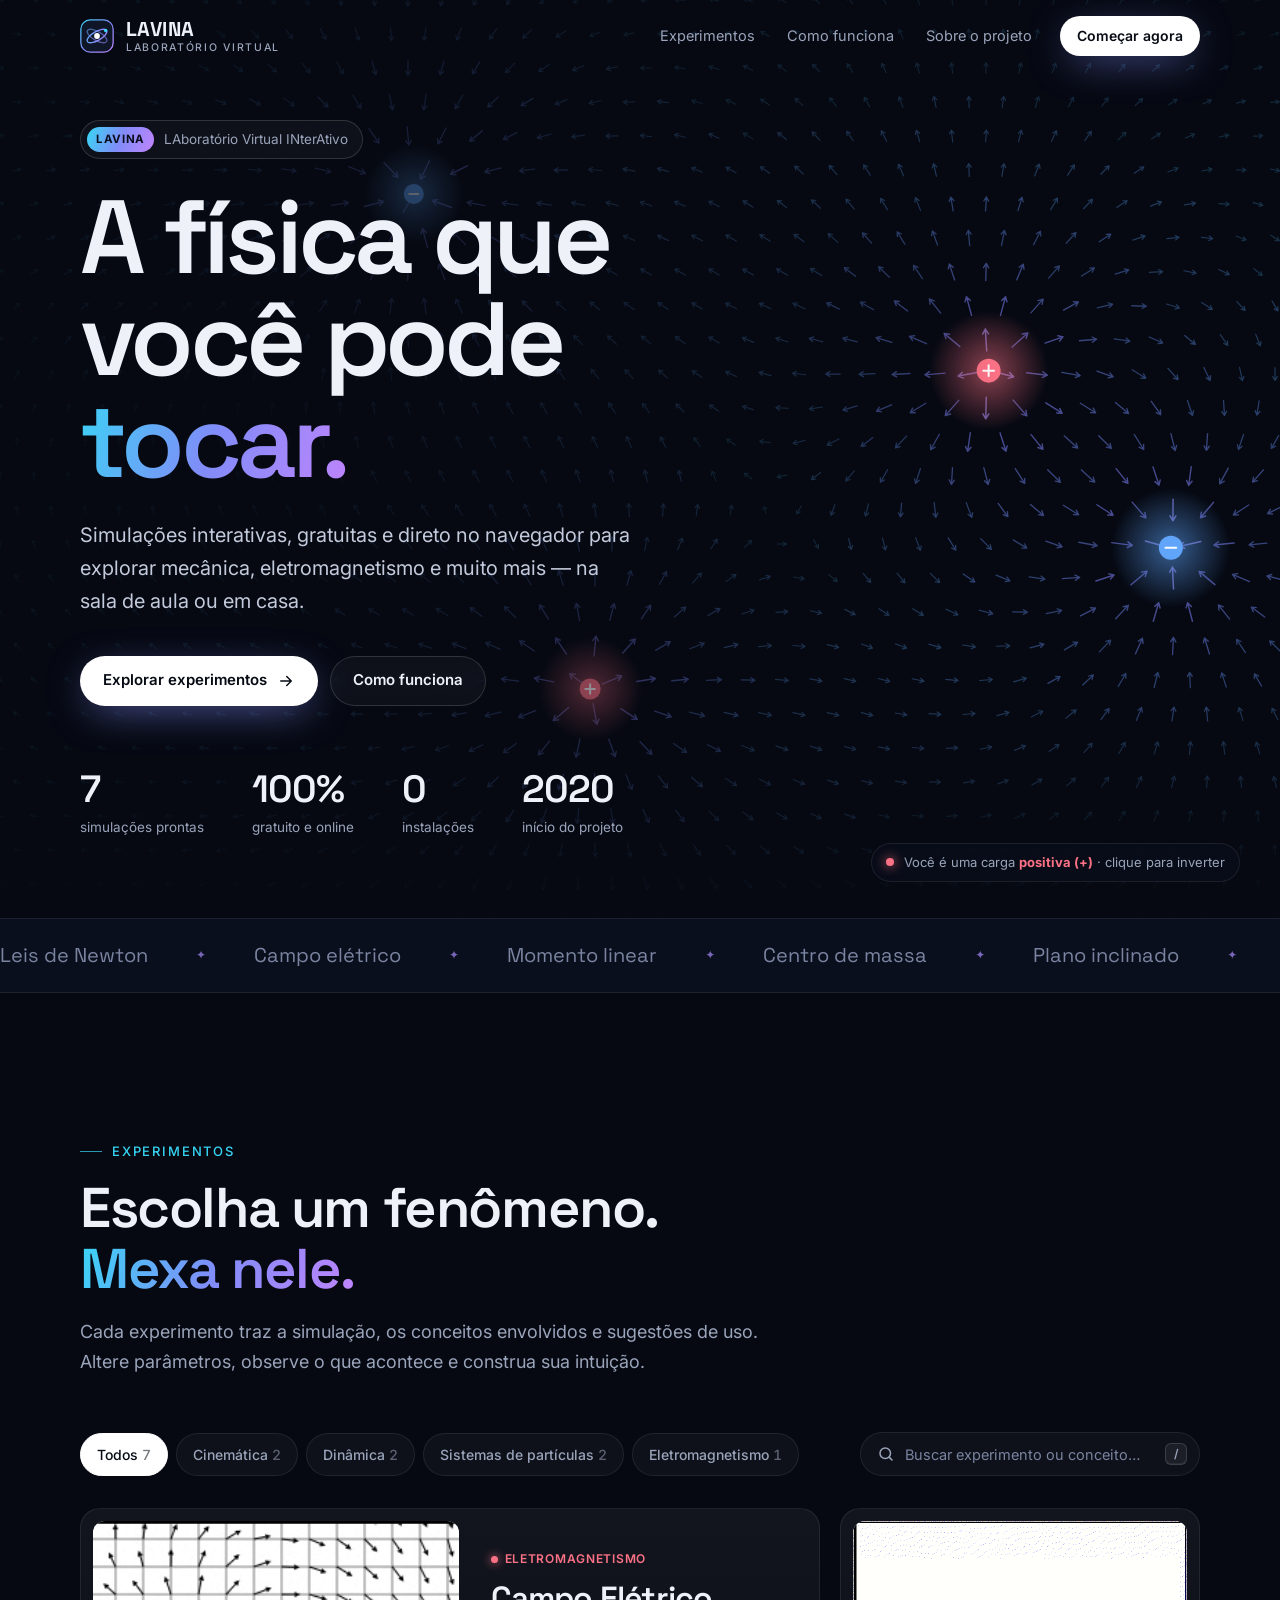
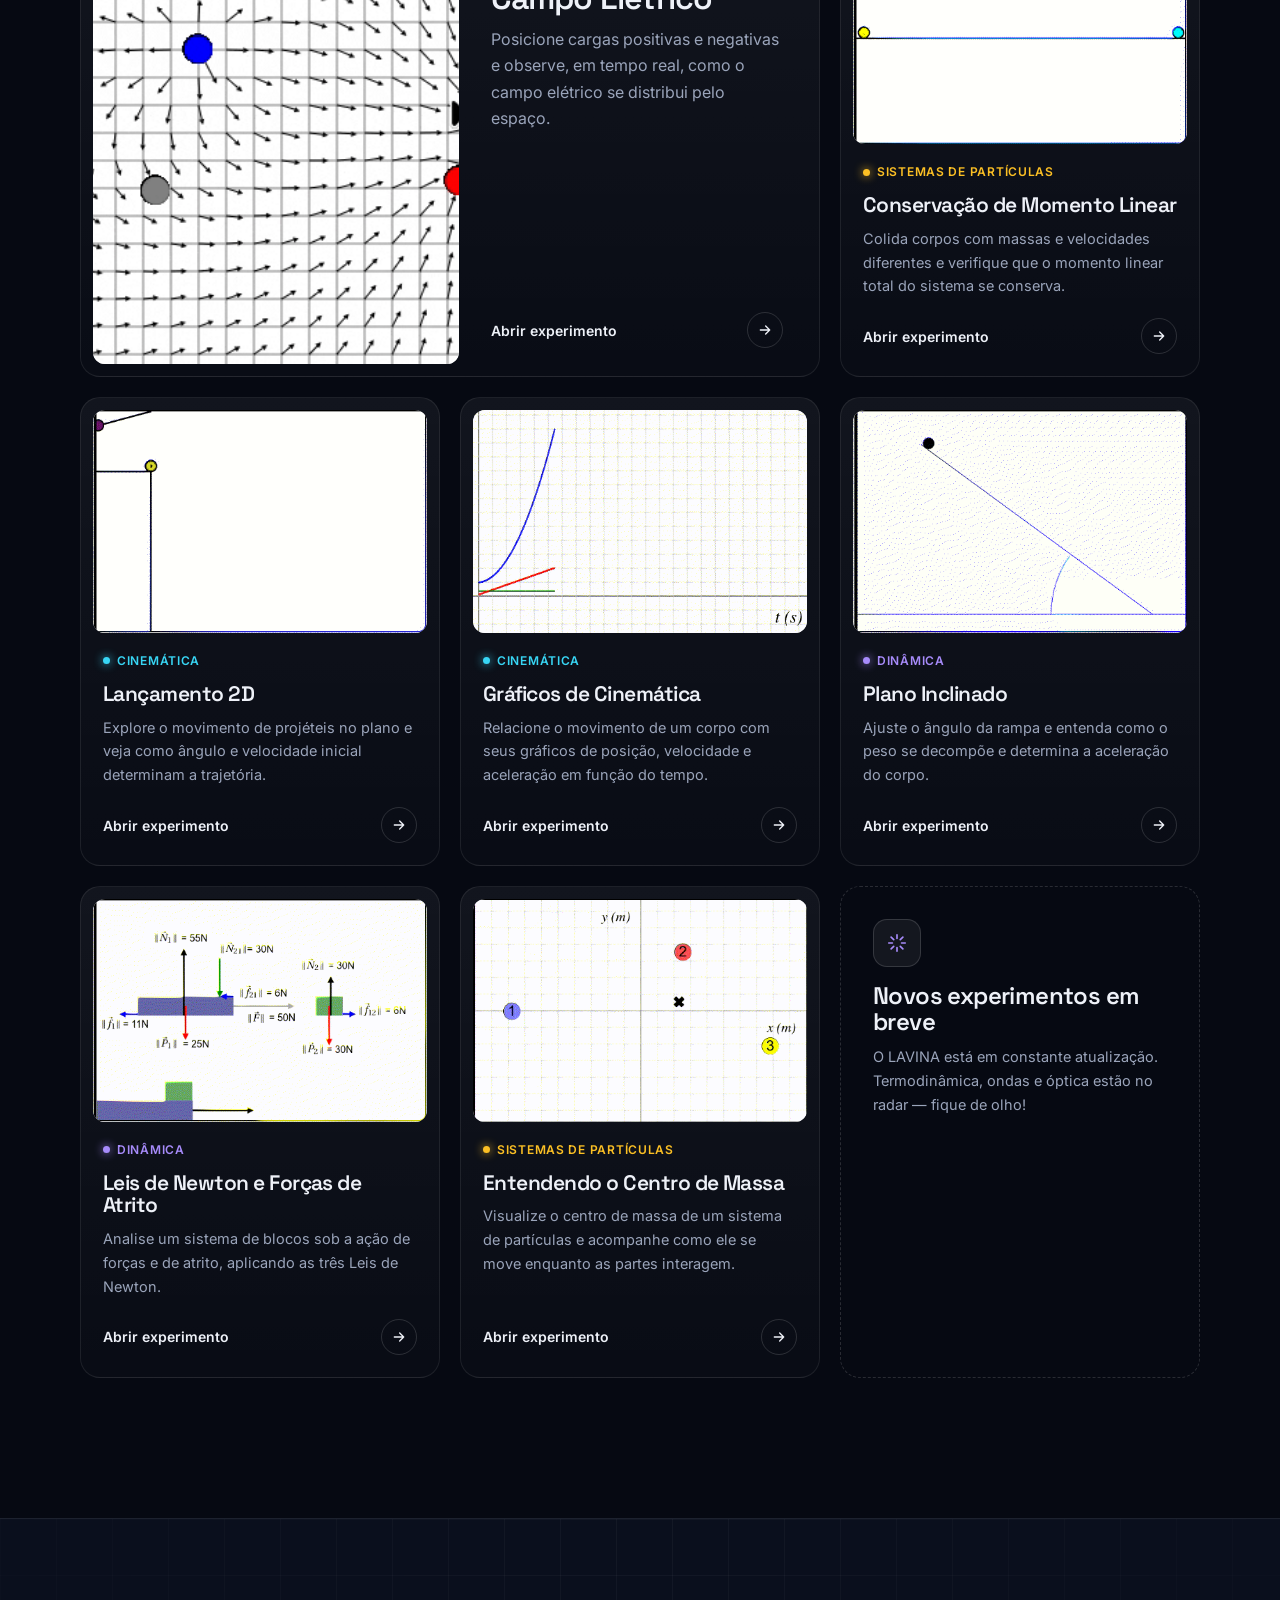
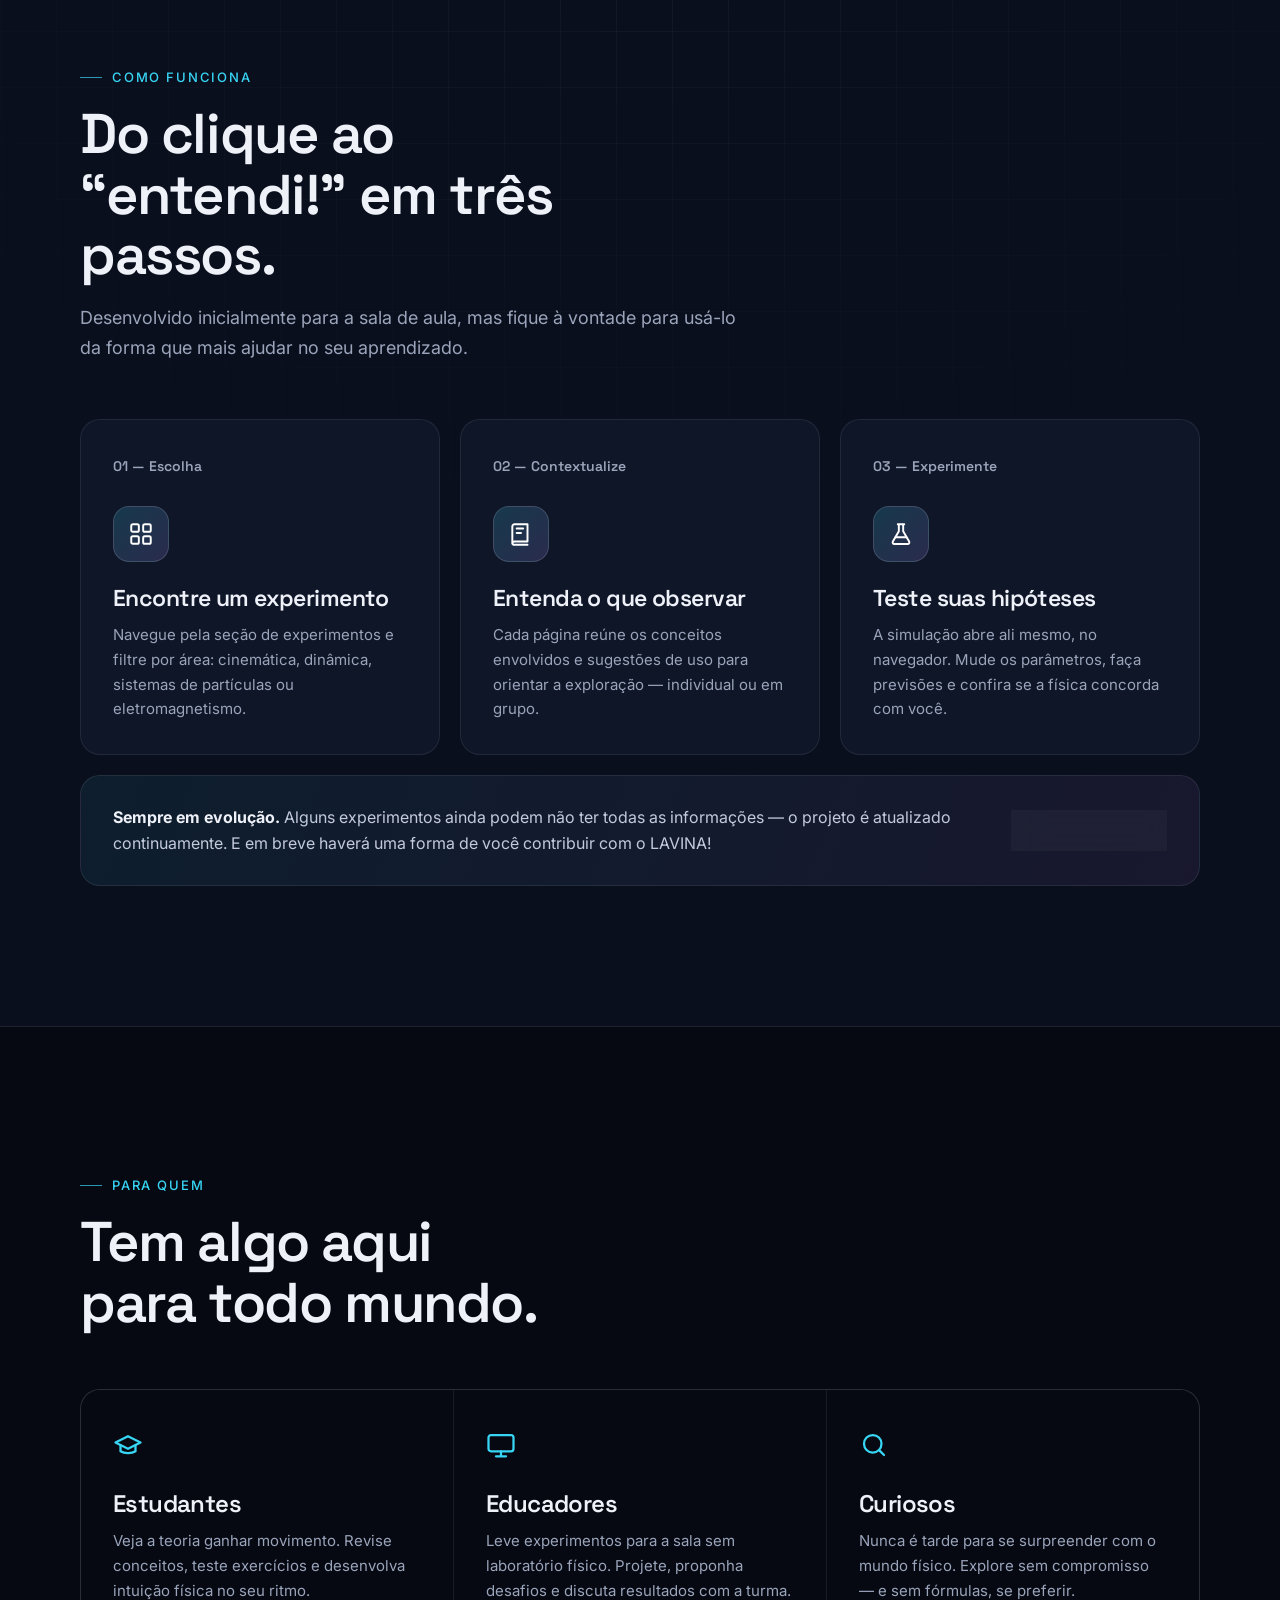
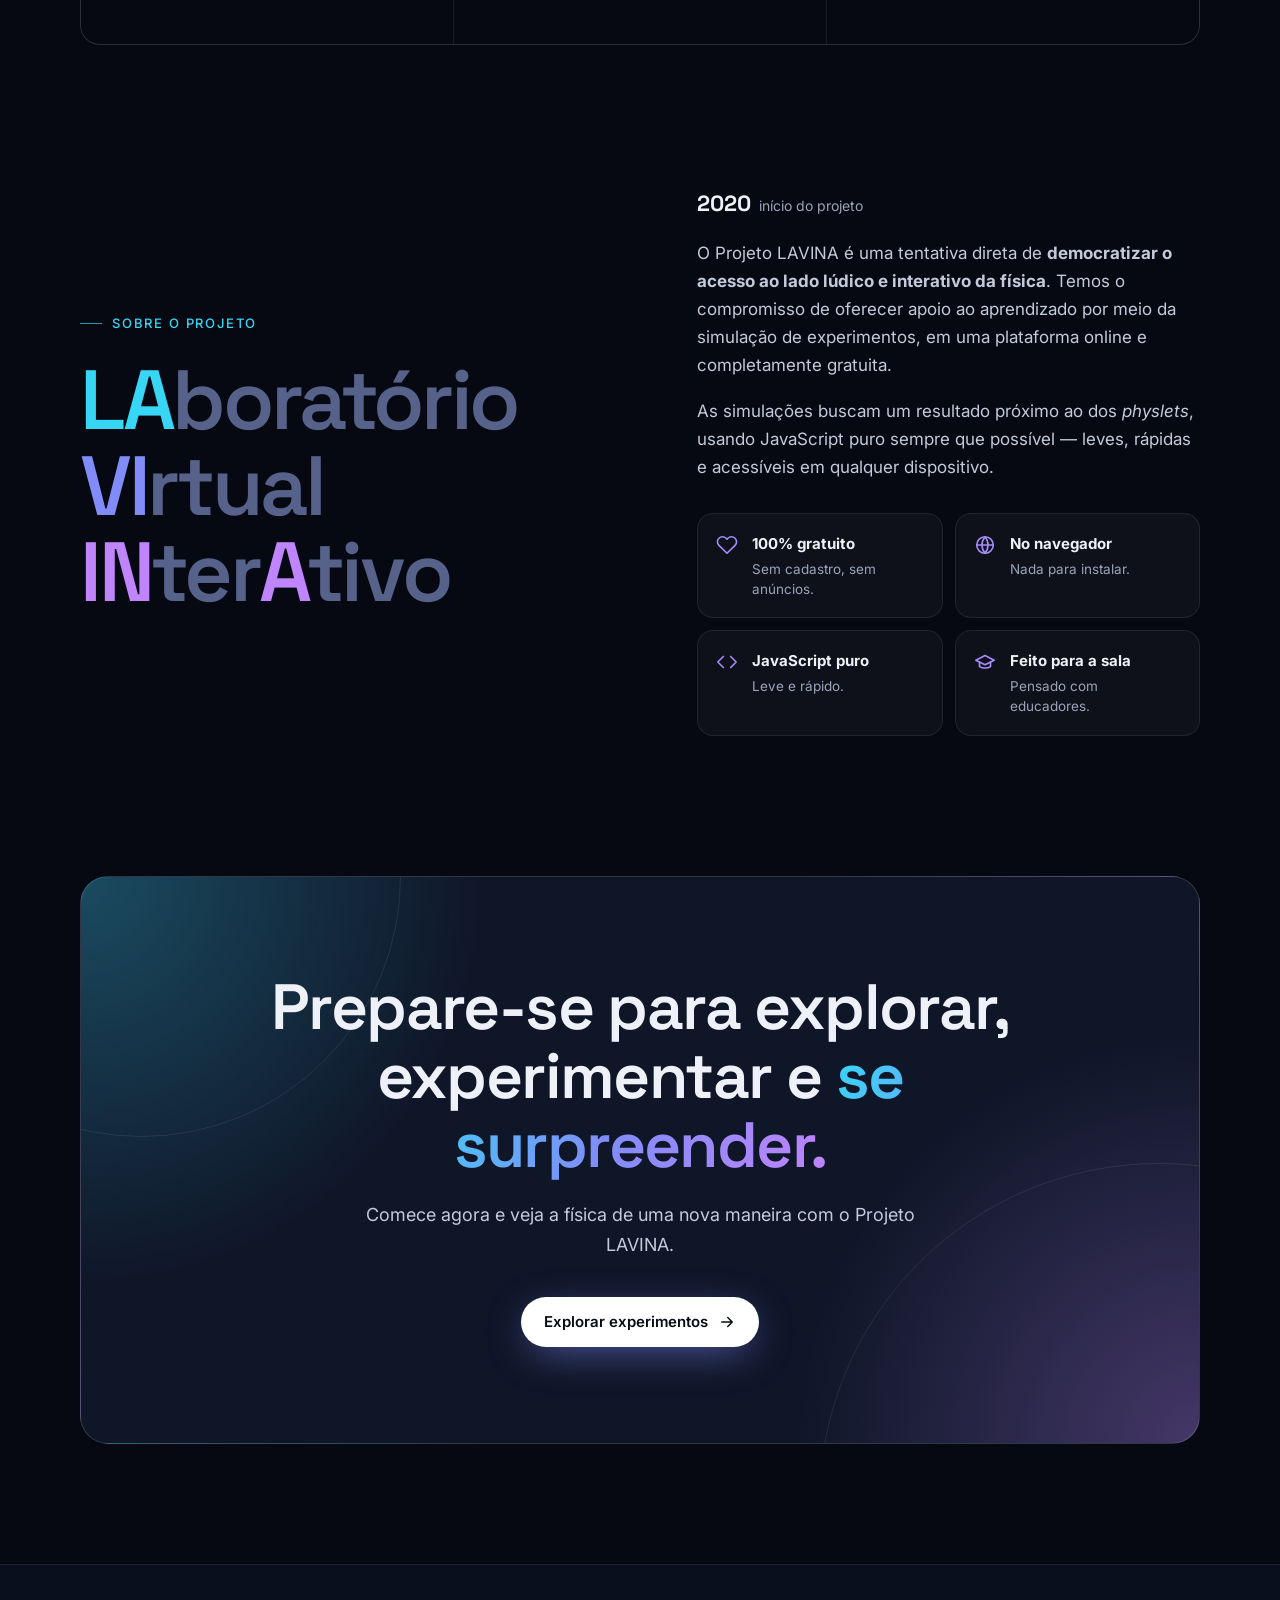
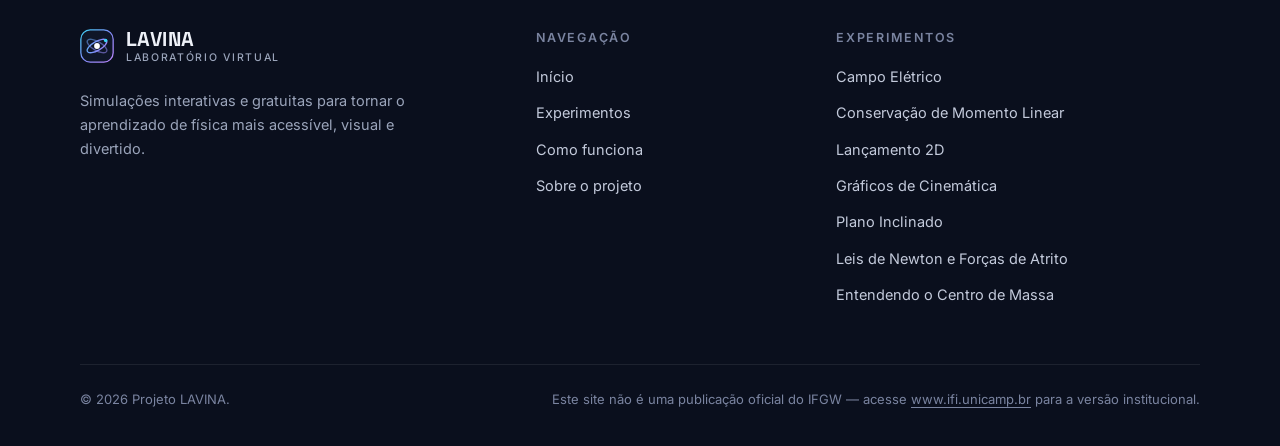
<file: index.html>
<!doctype html>
<html lang="pt-BR">
<head>
  <meta charset="utf-8">
  <meta name="viewport" content="width=device-width, initial-scale=1">
  <title>Projeto LAVINA — Simulações interativas de física</title>
  <meta name="description" content="LAVINA — LAboratório Virtual INterAtivo. Simulações gratuitas de experimentos de física, direto no navegador, para a sala de aula e para quem é curioso.">
  <meta name="theme-color" content="#060912">
  <meta property="og:title" content="Projeto LAVINA — A física que você pode tocar">
  <meta property="og:description" content="Simulações interativas e gratuitas de experimentos de física, direto no navegador.">
  <meta property="og:type" content="website">
  <meta property="og:site_name" content="Projeto LAVINA">
  <meta property="og:locale" content="pt_BR">
  <!-- URLs absolutas (exigidas pelos crawlers de WhatsApp/Slack/etc.): atualize-as ao publicar em outro domínio. -->
  <meta property="og:url" content="https://medeirosdev.github.io/mockup-site-lavina/">
  <meta property="og:image" content="https://medeirosdev.github.io/mockup-site-lavina/assets/img/og-image.png">
  <meta property="og:image:type" content="image/png">
  <meta property="og:image:width" content="1200">
  <meta property="og:image:height" content="630">
  <meta property="og:image:alt" content="Projeto LAVINA — A física que você pode tocar. Simulações interativas e gratuitas de física.">
  <meta name="twitter:card" content="summary_large_image">
  <link rel="icon" href="assets/img/logo.svg" type="image/svg+xml">
  <link rel="icon" href="assets/img/icons/icon-192.png" type="image/png" sizes="192x192">
  <link rel="apple-touch-icon" href="assets/img/icons/apple-touch-icon.png">
  <link rel="manifest" href="manifest.webmanifest">
  <link rel="preconnect" href="https://fonts.googleapis.com">
  <link rel="preconnect" href="https://fonts.gstatic.com" crossorigin>
  <link href="https://fonts.googleapis.com/css2?family=Inter:wght@400;500;600;700&family=Space+Grotesk:wght@500;600;700&display=swap" rel="stylesheet">
  <script>document.documentElement.classList.add("js")</script>
  <link rel="stylesheet" href="assets/css/style.css">
</head>
<body>
  <a class="skip" href="#experimentos">Pular para os experimentos</a>

  <!-- ============ NAV ============ -->
  <header class="nav">
    <div class="container nav-inner">
      <a class="logo" href="#top" aria-label="Projeto LAVINA — início">
        <img class="logo-mark" src="assets/img/logo.svg" alt="" width="34" height="34">
        <span class="logo-text">LAVINA<small>Laboratório Virtual</small></span>
      </a>
      <button class="menu-btn" type="button" aria-label="Abrir menu" aria-expanded="false" aria-controls="menu">
        <svg viewBox="0 0 24 24" fill="none" stroke="currentColor" stroke-width="2" stroke-linecap="round"><path d="M4 7h16M4 12h16M4 17h10"/></svg>
      </button>
      <nav class="nav-links" id="menu" aria-label="Principal">
        <a href="#experimentos">Experimentos</a>
        <a href="#como-funciona">Como funciona</a>
        <a href="#sobre">Sobre o projeto</a>
        <a class="btn btn-primary btn-sm" href="#experimentos">Começar agora</a>
      </nav>
    </div>
  </header>

  <main id="top">
    <!-- ============ HERO ============ -->
    <section class="hero">
      <canvas id="field" aria-hidden="true"></canvas>
      <div class="container">
        <div class="hero-content">
          <span class="pill reveal"><b>LAVINA</b> LAboratório Virtual INterAtivo</span>
          <h1 class="reveal" data-d="1">A física que<br>você pode <em class="grad-text">tocar.</em></h1>
          <p class="lead reveal" data-d="2">Simulações interativas, gratuitas e direto no navegador para explorar mecânica, eletromagnetismo e muito mais — na sala de aula ou em casa.</p>
          <div class="hero-ctas reveal" data-d="3">
            <a class="btn btn-primary" href="#experimentos">Explorar experimentos
              <svg viewBox="0 0 24 24" fill="none" stroke="currentColor" stroke-width="2" stroke-linecap="round" stroke-linejoin="round"><path d="M5 12h14M13 6l6 6-6 6"/></svg>
            </a>
            <a class="btn btn-ghost" href="#como-funciona">Como funciona</a>
          </div>
          <div class="stats reveal" data-d="3">
            <div class="stat"><strong id="exp-count">7</strong><span>simulações prontas</span></div>
            <div class="stat"><strong>100%</strong><span>gratuito e online</span></div>
            <div class="stat"><strong>0</strong><span>instalações</span></div>
            <div class="stat"><strong>2020</strong><span>início do projeto</span></div>
          </div>
        </div>
      </div>
      <div class="hero-hint" aria-hidden="true">
        <span class="dot"></span>
        <span>Você é uma carga <b id="charge-sign" data-sign="pos">positiva (+)</b> · <span class="hint-mouse">clique para inverter</span><span class="hint-touch">toque para mover e inverter</span></span>
      </div>
    </section>

    <!-- ============ MARQUEE ============ -->
    <div class="marquee" aria-hidden="true">
      <div class="marquee-track">
        <span>Leis de Newton</span><span>Campo elétrico</span><span>Momento linear</span><span>Centro de massa</span>
        <span>Plano inclinado</span><span>Lançamento oblíquo</span><span>Forças de atrito</span><span>Gráficos de cinemática</span>
        <span>Leis de Newton</span><span>Campo elétrico</span><span>Momento linear</span><span>Centro de massa</span>
        <span>Plano inclinado</span><span>Lançamento oblíquo</span><span>Forças de atrito</span><span>Gráficos de cinemática</span>
      </div>
    </div>

    <!-- ============ EXPERIMENTOS ============ -->
    <section class="section" id="experimentos">
      <div class="container">
        <div class="section-head reveal">
          <span class="eyebrow">Experimentos</span>
          <h2>Escolha um fenômeno.<br><span class="grad-text">Mexa nele.</span></h2>
          <p>Cada experimento traz a simulação, os conceitos envolvidos e sugestões de uso. Altere parâmetros, observe o que acontece e construa sua intuição.</p>
        </div>
        <div class="filter-bar reveal" id="filter-bar">
          <div class="filters" id="filters" role="group" aria-label="Filtrar por área"></div>
          <div class="search" role="search">
            <svg viewBox="0 0 24 24" fill="none" stroke="currentColor" stroke-width="2" stroke-linecap="round" stroke-linejoin="round" aria-hidden="true"><circle cx="11" cy="11" r="7"/><path d="m20 20-3.5-3.5"/></svg>
            <input type="search" id="exp-search" placeholder="Buscar experimento ou conceito…" aria-label="Buscar experimento ou conceito" aria-controls="exp-grid" aria-keyshortcuts="/" autocomplete="off" spellcheck="false" enterkeyhint="search">
            <kbd aria-hidden="true">/</kbd>
            <button class="search-clear" type="button" id="exp-search-clear" aria-label="Limpar busca" title="Limpar busca" hidden>
              <svg viewBox="0 0 24 24" fill="none" stroke="currentColor" stroke-width="2" stroke-linecap="round" aria-hidden="true"><path d="M6 6l12 12M18 6 6 18"/></svg>
            </button>
          </div>
        </div>
        <p class="sr-only" id="exp-status" role="status" aria-live="polite"></p>
        <div class="grid all" id="exp-grid"></div>
        <div class="empty" id="exp-empty" hidden>
          <div class="soon-icon"><svg viewBox="0 0 24 24" fill="none" stroke="currentColor" stroke-width="1.8" stroke-linecap="round" stroke-linejoin="round" aria-hidden="true"><circle cx="11" cy="11" r="7"/><path d="m20 20-3.5-3.5M8.5 8.5l5 5M13.5 8.5l-5 5"/></svg></div>
          <h3>Nenhum experimento encontrado</h3>
          <p id="exp-empty-msg">Tente outro termo ou explore todas as áreas.</p>
          <button class="btn btn-ghost btn-sm" type="button" id="exp-reset">Limpar busca</button>
        </div>
      </div>
    </section>

    <!-- ============ COMO FUNCIONA ============ -->
    <section class="section how" id="como-funciona">
      <div class="container">
        <div class="section-head reveal">
          <span class="eyebrow">Como funciona</span>
          <h2>Do clique ao<br>“entendi!” em três passos.</h2>
          <p>Desenvolvido inicialmente para a sala de aula, mas fique à vontade para usá-lo da forma que mais ajudar no seu aprendizado.</p>
        </div>
        <div class="steps">
          <article class="step reveal">
            <span class="step-num">01 — Escolha</span>
            <div class="step-icon"><svg viewBox="0 0 24 24" fill="none" stroke="currentColor" stroke-width="1.8" stroke-linecap="round" stroke-linejoin="round"><rect x="3" y="3" width="7" height="7" rx="1.5"/><rect x="14" y="3" width="7" height="7" rx="1.5"/><rect x="3" y="14" width="7" height="7" rx="1.5"/><rect x="14" y="14" width="7" height="7" rx="1.5"/></svg></div>
            <h3>Encontre um experimento</h3>
            <p>Navegue pela seção de experimentos e filtre por área: cinemática, dinâmica, sistemas de partículas ou eletromagnetismo.</p>
          </article>
          <article class="step reveal" data-d="1">
            <span class="step-num">02 — Contextualize</span>
            <div class="step-icon"><svg viewBox="0 0 24 24" fill="none" stroke="currentColor" stroke-width="1.8" stroke-linecap="round" stroke-linejoin="round"><path d="M4 19.5V5a2 2 0 0 1 2-2h12v16H6a2 2 0 0 0-2 2Zm0 0A2 2 0 0 0 6 22h12"/><path d="M8 7h6M8 11h4"/></svg></div>
            <h3>Entenda o que observar</h3>
            <p>Cada página reúne os conceitos envolvidos e sugestões de uso para orientar a exploração — individual ou em grupo.</p>
          </article>
          <article class="step reveal" data-d="2">
            <span class="step-num">03 — Experimente</span>
            <div class="step-icon"><svg viewBox="0 0 24 24" fill="none" stroke="currentColor" stroke-width="1.8" stroke-linecap="round" stroke-linejoin="round"><path d="M9 3h6M10 3v6.5L4.5 19a1.5 1.5 0 0 0 1.3 2.25h12.4A1.5 1.5 0 0 0 19.5 19L14 9.5V3"/><path d="M7 15h10"/></svg></div>
            <h3>Teste suas hipóteses</h3>
            <p>A simulação abre ali mesmo, no navegador. Mude os parâmetros, faça previsões e confira se a física concorda com você.</p>
          </article>
        </div>
        <div class="note reveal">
          <p><strong>Sempre em evolução.</strong> Alguns experimentos ainda podem não ter todas as informações — o projeto é atualizado continuamente. E em breve haverá uma forma de você contribuir com o LAVINA!</p>
          <a class="btn btn-ghost btn-sm" href="#experimentos">Ver experimentos</a>
        </div>
      </div>
    </section>

    <!-- ============ PARA QUEM ============ -->
    <section class="section">
      <div class="container">
        <div class="section-head reveal">
          <span class="eyebrow">Para quem</span>
          <h2>Tem algo aqui<br>para todo mundo.</h2>
        </div>
        <div class="audience reveal">
          <div class="aud">
            <svg viewBox="0 0 24 24" fill="none" stroke="currentColor" stroke-width="1.8" stroke-linecap="round" stroke-linejoin="round"><path d="M22 10 12 5 2 10l10 5 10-5Z"/><path d="M6 12v5c3 2 9 2 12 0v-5"/></svg>
            <h3>Estudantes</h3>
            <p>Veja a teoria ganhar movimento. Revise conceitos, teste exercícios e desenvolva intuição física no seu ritmo.</p>
          </div>
          <div class="aud">
            <svg viewBox="0 0 24 24" fill="none" stroke="currentColor" stroke-width="1.8" stroke-linecap="round" stroke-linejoin="round"><rect x="2" y="4" width="20" height="13" rx="2"/><path d="M8 21h8M12 17v4"/></svg>
            <h3>Educadores</h3>
            <p>Leve experimentos para a sala sem laboratório físico. Projete, proponha desafios e discuta resultados com a turma.</p>
          </div>
          <div class="aud">
            <svg viewBox="0 0 24 24" fill="none" stroke="currentColor" stroke-width="1.8" stroke-linecap="round" stroke-linejoin="round"><circle cx="11" cy="11" r="7"/><path d="m20 20-3.5-3.5"/></svg>
            <h3>Curiosos</h3>
            <p>Nunca é tarde para se surpreender com o mundo físico. Explore sem compromisso — e sem fórmulas, se preferir.</p>
          </div>
        </div>
      </div>
    </section>

    <!-- ============ SOBRE ============ -->
    <section class="section" id="sobre" style="padding-top: 0">
      <div class="container about-grid">
        <div class="reveal">
          <span class="eyebrow">Sobre o projeto</span>
          <div class="acronym" style="margin-top: 24px">
            <div><b>LA</b>boratório</div>
            <div><b>VI</b>rtual</div>
            <div><b>IN</b>ter<b>A</b>tivo</div>
          </div>
        </div>
        <div class="about-text reveal" data-d="1">
          <div class="since"><strong>2020</strong> início do projeto</div>
          <p>O Projeto LAVINA é uma tentativa direta de <strong>democratizar o acesso ao lado lúdico e interativo da física</strong>. Temos o compromisso de oferecer apoio ao aprendizado por meio da simulação de experimentos, em uma plataforma online e completamente gratuita.</p>
          <p>As simulações buscam um resultado próximo ao dos <em>physlets</em>, usando JavaScript puro sempre que possível — leves, rápidas e acessíveis em qualquer dispositivo.</p>
          <div class="pillars">
            <div class="pillar"><svg viewBox="0 0 24 24" fill="none" stroke="currentColor" stroke-width="1.8" stroke-linecap="round" stroke-linejoin="round"><path d="M20.8 4.6a5.5 5.5 0 0 0-7.8 0L12 5.7l-1-1.1a5.5 5.5 0 0 0-7.8 7.8L12 21l8.8-8.6a5.5 5.5 0 0 0 0-7.8Z"/></svg><div><strong>100% gratuito</strong><span>Sem cadastro, sem anúncios.</span></div></div>
            <div class="pillar"><svg viewBox="0 0 24 24" fill="none" stroke="currentColor" stroke-width="1.8" stroke-linecap="round" stroke-linejoin="round"><circle cx="12" cy="12" r="9"/><path d="M3 12h18M12 3a14 14 0 0 1 0 18M12 3a14 14 0 0 0 0 18"/></svg><div><strong>No navegador</strong><span>Nada para instalar.</span></div></div>
            <div class="pillar"><svg viewBox="0 0 24 24" fill="none" stroke="currentColor" stroke-width="1.8" stroke-linecap="round" stroke-linejoin="round"><path d="m8 6-6 6 6 6M16 6l6 6-6 6"/></svg><div><strong>JavaScript puro</strong><span>Leve e rápido.</span></div></div>
            <div class="pillar"><svg viewBox="0 0 24 24" fill="none" stroke="currentColor" stroke-width="1.8" stroke-linecap="round" stroke-linejoin="round"><path d="M22 10 12 5 2 10l10 5 10-5Z"/><path d="M6 12v5c3 2 9 2 12 0v-5"/></svg><div><strong>Feito para a sala</strong><span>Pensado com educadores.</span></div></div>
          </div>
        </div>
      </div>
    </section>

    <!-- ============ CTA ============ -->
    <section>
      <div class="container">
        <div class="cta reveal">
          <span class="orbit o1"></span><span class="orbit o2"></span>
          <h2>Prepare-se para explorar, experimentar e <span class="grad-text">se surpreender.</span></h2>
          <p>Comece agora e veja a física de uma nova maneira com o Projeto LAVINA.</p>
          <div class="hero-ctas">
            <a class="btn btn-primary" href="#experimentos">Explorar experimentos
              <svg viewBox="0 0 24 24" fill="none" stroke="currentColor" stroke-width="2" stroke-linecap="round" stroke-linejoin="round"><path d="M5 12h14M13 6l6 6-6 6"/></svg>
            </a>
          </div>
        </div>
      </div>
    </section>
  </main>

  <!-- ============ FOOTER ============ -->
  <footer>
    <div class="container">
      <div class="foot-grid">
        <div>
          <a class="logo" href="#top">
            <img class="logo-mark" src="assets/img/logo.svg" alt="" width="34" height="34">
            <span class="logo-text">LAVINA<small>Laboratório Virtual</small></span>
          </a>
          <p>Simulações interativas e gratuitas para tornar o aprendizado de física mais acessível, visual e divertido.</p>
        </div>
        <div>
          <h2 class="foot-title">Navegação</h2>
          <ul>
            <li><a href="#top">Início</a></li>
            <li><a href="#experimentos">Experimentos</a></li>
            <li><a href="#como-funciona">Como funciona</a></li>
            <li><a href="#sobre">Sobre o projeto</a></li>
          </ul>
        </div>
        <div>
          <h2 class="foot-title">Experimentos</h2>
          <ul id="foot-exps"></ul>
        </div>
      </div>
      <div class="foot-bottom">
        <span>© <span id="year">2026</span> Projeto LAVINA.</span>
        <span>Este site não é uma publicação oficial do IFGW — acesse <a href="https://www.ifi.unicamp.br" target="_blank" rel="noopener">www.ifi.unicamp.br</a> para a versão institucional.</span>
      </div>
    </div>
  </footer>

  <script src="assets/js/data.js"></script>
  <script src="assets/js/main.js"></script>
  <script src="assets/js/field.js"></script>
</body>
</html>
</file>
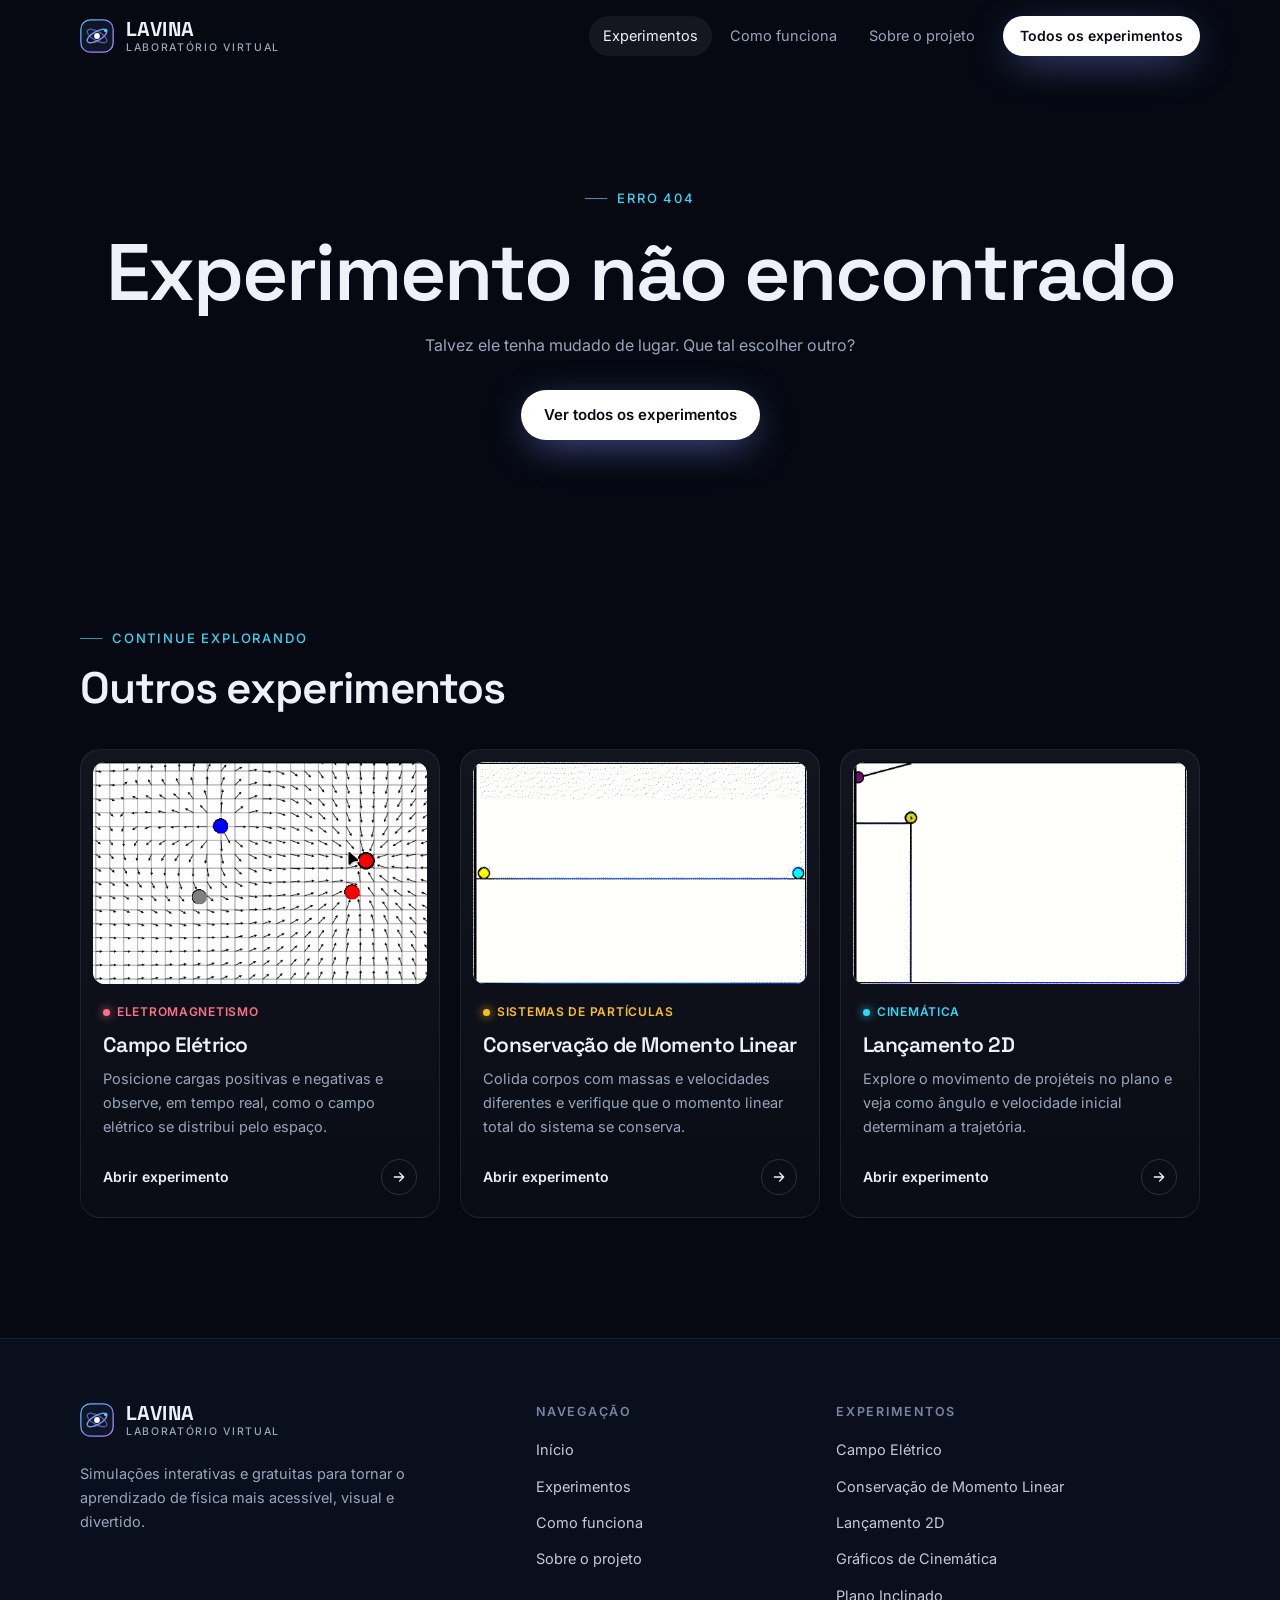
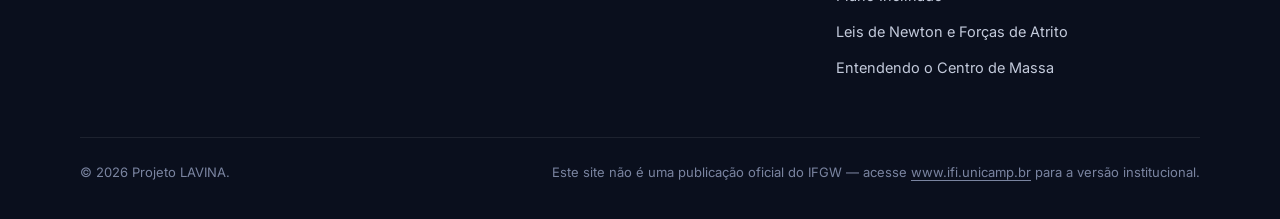
<file: experimento.html>
<!doctype html>
<html lang="pt-BR">
<head>
  <meta charset="utf-8">
  <meta name="viewport" content="width=device-width, initial-scale=1">
  <title>Experimento — Projeto LAVINA</title>
  <meta name="description" content="Simulação interativa de física do Projeto LAVINA.">
  <meta name="theme-color" content="#060912">
  <meta property="og:title" content="Experimento — Projeto LAVINA">
  <meta property="og:description" content="Simulação interativa e gratuita de física do Projeto LAVINA, direto no navegador.">
  <meta property="og:type" content="website">
  <meta property="og:site_name" content="Projeto LAVINA">
  <meta property="og:locale" content="pt_BR">
  <!-- URLs absolutas (exigidas pelos crawlers de WhatsApp/Slack/etc.): atualize-as ao publicar em outro domínio. -->
  <meta property="og:url" content="https://medeirosdev.github.io/mockup-site-lavina/experimento.html">
  <meta property="og:image" content="https://medeirosdev.github.io/mockup-site-lavina/assets/img/og-image.png">
  <meta property="og:image:type" content="image/png">
  <meta property="og:image:width" content="1200">
  <meta property="og:image:height" content="630">
  <meta property="og:image:alt" content="Projeto LAVINA — A física que você pode tocar. Simulações interativas e gratuitas de física.">
  <meta name="twitter:card" content="summary_large_image">
  <link rel="icon" href="assets/img/logo.svg" type="image/svg+xml">
  <link rel="icon" href="assets/img/icons/icon-192.png" type="image/png" sizes="192x192">
  <link rel="apple-touch-icon" href="assets/img/icons/apple-touch-icon.png">
  <link rel="manifest" href="manifest.webmanifest">
  <link rel="preconnect" href="https://fonts.googleapis.com">
  <link rel="preconnect" href="https://fonts.gstatic.com" crossorigin>
  <link href="https://fonts.googleapis.com/css2?family=Inter:wght@400;500;600;700&family=Space+Grotesk:wght@500;600;700&display=swap" rel="stylesheet">
  <script>document.documentElement.classList.add("js")</script>
  <link rel="stylesheet" href="assets/css/style.css">
</head>
<body>
  <a class="skip" href="#sim">Pular para a simulação</a>

  <header class="nav">
    <div class="container nav-inner">
      <a class="logo" href="index.html" aria-label="Projeto LAVINA — início">
        <img class="logo-mark" src="assets/img/logo.svg" alt="" width="34" height="34">
        <span class="logo-text">LAVINA<small>Laboratório Virtual</small></span>
      </a>
      <button class="menu-btn" type="button" aria-label="Abrir menu" aria-expanded="false" aria-controls="menu">
        <svg viewBox="0 0 24 24" fill="none" stroke="currentColor" stroke-width="2" stroke-linecap="round"><path d="M4 7h16M4 12h16M4 17h10"/></svg>
      </button>
      <nav class="nav-links" id="menu" aria-label="Principal">
        <a href="index.html#experimentos" class="active">Experimentos</a>
        <a href="index.html#como-funciona">Como funciona</a>
        <a href="index.html#sobre">Sobre o projeto</a>
        <a class="btn btn-primary btn-sm" href="index.html#experimentos">Todos os experimentos</a>
      </nav>
    </div>
  </header>

  <main>
  <div id="exp-root"></div>

  <section class="section" id="more" style="padding-bottom: 0">
    <div class="container">
      <div class="section-head reveal" style="margin-bottom: 36px">
        <span class="eyebrow">Continue explorando</span>
        <h2 style="font-size: clamp(30px, 4vw, 44px)">Outros experimentos</h2>
      </div>
      <div class="grid" id="more-grid"></div>
    </div>
  </section>
  </main>

  <footer>
    <div class="container">
      <div class="foot-grid">
        <div>
          <a class="logo" href="index.html">
            <img class="logo-mark" src="assets/img/logo.svg" alt="" width="34" height="34">
            <span class="logo-text">LAVINA<small>Laboratório Virtual</small></span>
          </a>
          <p>Simulações interativas e gratuitas para tornar o aprendizado de física mais acessível, visual e divertido.</p>
        </div>
        <div>
          <h2 class="foot-title">Navegação</h2>
          <ul>
            <li><a href="index.html">Início</a></li>
            <li><a href="index.html#experimentos">Experimentos</a></li>
            <li><a href="index.html#como-funciona">Como funciona</a></li>
            <li><a href="index.html#sobre">Sobre o projeto</a></li>
          </ul>
        </div>
        <div>
          <h2 class="foot-title">Experimentos</h2>
          <ul id="foot-exps"></ul>
        </div>
      </div>
      <div class="foot-bottom">
        <span>© <span id="year">2026</span> Projeto LAVINA.</span>
        <span>Este site não é uma publicação oficial do IFGW — acesse <a href="https://www.ifi.unicamp.br" target="_blank" rel="noopener">www.ifi.unicamp.br</a> para a versão institucional.</span>
      </div>
    </div>
  </footer>

  <script src="assets/js/data.js"></script>
  <script src="assets/js/main.js"></script>
  <script src="assets/js/experiment.js"></script>
</body>
</html>
</file>
<file: assets/css/style.css>
/* ==========================================================
   Projeto LAVINA — Laboratório Virtual Interativo
   ========================================================== */

:root {
  color-scheme: dark;
  --bg: #060912;
  --bg-2: #0a0f1d;
  --bg-3: #0f1628;
  --surface: rgba(255, 255, 255, 0.035);
  --surface-2: rgba(255, 255, 255, 0.06);
  --border: rgba(255, 255, 255, 0.08);
  --border-2: rgba(255, 255, 255, 0.14);
  --text: #eef1f8;
  --muted: #9aa4ba;
  --dim: #7a84a0;

  --cyan: #38d6f5;
  --violet: #a78bfa;
  --rose: #fb7185;
  --blue: #60a5fa;
  --amber: #fbbf24;
  --grad: linear-gradient(110deg, #38d6f5 0%, #818cf8 50%, #c084fc 100%);

  --radius: 20px;
  --radius-sm: 12px;
  --maxw: 1200px;
  --gutter: clamp(16px, 4vw, 40px);

  --font-display: "Space Grotesk", ui-sans-serif, system-ui, sans-serif;
  --font-body: "Inter", ui-sans-serif, system-ui, -apple-system, "Segoe UI", sans-serif;
  --ease: cubic-bezier(.2, .7, .2, 1);
}

*, *::before, *::after { box-sizing: border-box; }
html { scroll-behavior: smooth; scroll-padding-top: 88px; -webkit-text-size-adjust: 100%; }
@media (prefers-reduced-motion: reduce) { html { scroll-behavior: auto; } }

body {
  margin: 0;
  background: var(--bg);
  color: var(--text);
  font-family: var(--font-body);
  font-size: 16px;
  line-height: 1.65;
  -webkit-font-smoothing: antialiased;
  overflow-x: hidden;
}
img { max-width: 100%; display: block; }
a { color: inherit; text-decoration: none; }
button { font: inherit; color: inherit; }
::selection { background: rgba(129, 140, 248, .45); color: #fff; }

:focus-visible { outline: 2px solid var(--cyan); outline-offset: 3px; border-radius: 6px; }
[hidden] { display: none !important; }
.sr-only { position: absolute; width: 1px; height: 1px; padding: 0; margin: -1px; overflow: hidden; clip: rect(0 0 0 0); white-space: nowrap; border: 0; }
kbd {
  display: inline-grid; place-items: center; min-width: 22px; height: 22px; padding: 0 6px; border-radius: 6px;
  font-family: var(--font-body); font-size: 12px; font-weight: 600; line-height: 1; color: var(--muted);
  background: var(--surface-2); border: 1px solid var(--border-2); box-shadow: inset 0 -1px 0 rgba(255,255,255,.06);
}

.container { width: 100%; max-width: var(--maxw); margin: 0 auto; padding: 0 var(--gutter); }

.skip { position: absolute; left: -999px; top: 8px; z-index: 100; background: #fff; color: #000; padding: 8px 14px; border-radius: 8px; }
.skip:focus { left: 8px; }

/* ---------- Tipografia ---------- */
h1, h2, h3, h4 { font-family: var(--font-display); line-height: 1.08; margin: 0; letter-spacing: -0.025em; font-weight: 600; }
.grad-text { background: var(--grad); -webkit-background-clip: text; background-clip: text; color: transparent; }
.eyebrow {
  display: inline-flex; align-items: center; gap: 10px;
  font-size: 13px; font-weight: 500; letter-spacing: .14em; text-transform: uppercase; color: var(--cyan);
}
.eyebrow::before { content: ""; width: 22px; height: 1px; background: currentColor; opacity: .7; }
.section-head { max-width: 680px; margin-bottom: clamp(36px, 5vw, 56px); }
.section-head h2 { font-size: clamp(34px, 5vw, 56px); margin-top: 16px; }
.section-head p { color: var(--muted); font-size: clamp(16px, 1.6vw, 18px); margin: 18px 0 0; }

/* ---------- Botões ---------- */
.btn {
  display: inline-flex; align-items: center; gap: 10px;
  height: 50px; padding: 0 22px; border-radius: 999px;
  font-weight: 600; font-size: 15px; border: 1px solid transparent;
  transition: transform .25s var(--ease), box-shadow .25s var(--ease), background .25s, border-color .25s;
  cursor: pointer; white-space: nowrap;
}
.btn svg { width: 18px; height: 18px; transition: transform .25s var(--ease); }
.btn:hover svg { transform: translateX(3px); }
.btn-primary { background: #fff; color: #070b14; box-shadow: 0 10px 40px -10px rgba(129, 140, 248, .7); }
.btn-primary:hover { transform: translateY(-2px); box-shadow: 0 16px 50px -10px rgba(129, 140, 248, .9); }
.btn-ghost { background: var(--surface); border-color: var(--border-2); -webkit-backdrop-filter: blur(8px); backdrop-filter: blur(8px); }
.btn-ghost:hover { background: var(--surface-2); border-color: rgba(255,255,255,.25); }
.btn-sm { height: 40px; padding: 0 16px; font-size: 14px; }

/* ---------- Navegação ---------- */
.nav {
  position: fixed; inset: 0 0 auto 0; z-index: 50;
  transition: background .3s, border-color .3s, backdrop-filter .3s;
  border-bottom: 1px solid transparent;
}
.nav.scrolled { background: rgba(6, 9, 18, .72); -webkit-backdrop-filter: blur(16px) saturate(1.4); backdrop-filter: blur(16px) saturate(1.4); border-color: var(--border); }
.nav-inner { display: flex; align-items: center; justify-content: space-between; height: 72px; }
.logo { display: inline-flex; align-items: center; gap: 12px; font-family: var(--font-display); font-weight: 700; font-size: 20px; letter-spacing: .02em; }
.logo-mark { width: 34px; height: 34px; flex: none; }
.logo small { display: block; font-family: var(--font-body); font-weight: 500; font-size: 10.5px; letter-spacing: .16em; color: var(--muted); text-transform: uppercase; margin-top: 2px; }
.logo-text { line-height: 1.05; }
.nav-links { display: flex; align-items: center; gap: 4px; }
.nav-links a:not(.btn) { padding: 8px 14px; border-radius: 999px; font-size: 14.5px; color: var(--muted); transition: color .2s, background .2s; }
.nav-links a:not(.btn):hover, .nav-links a.active:not(.btn) { color: var(--text); background: var(--surface-2); }
.nav-links .btn { margin-left: 10px; }
.menu-btn { display: none; background: var(--surface); border: 1px solid var(--border-2); width: 44px; height: 44px; border-radius: 12px; align-items: center; justify-content: center; cursor: pointer; }
.menu-btn svg { width: 22px; height: 22px; }

@media (max-width: 860px) {
  .menu-btn { display: inline-flex; }
  .nav-links {
    position: fixed; top: 72px; left: 12px; right: 12px; flex-direction: column; align-items: stretch;
    padding: 12px; gap: 2px; border-radius: 18px; background: rgba(10, 15, 29, .96); -webkit-backdrop-filter: blur(18px); backdrop-filter: blur(18px);
    border: 1px solid var(--border-2); box-shadow: 0 30px 80px -20px rgba(0,0,0,.8);
    opacity: 0; transform: translateY(-8px); pointer-events: none; transition: opacity .2s, transform .2s;
  }
  .nav.open .nav-links { opacity: 1; transform: none; pointer-events: auto; }
  .nav.open { background: rgba(6, 9, 18, .9); }
  .nav-links a:not(.btn) { padding: 14px 16px; font-size: 16px; }
  .nav-links .btn { margin: 8px 0 0; justify-content: center; }
}

/* ---------- Hero ---------- */
.hero {
  position: relative; min-height: 100vh; min-height: 100svh; display: flex; align-items: center;
  padding: 120px 0 80px; overflow: hidden; isolation: isolate;
}
.hero canvas { position: absolute; inset: 0; width: 100%; height: 100%; z-index: -2; }
.hero::before {
  content: ""; position: absolute; inset: 0; z-index: -1; pointer-events: none;
  background:
    radial-gradient(60% 70% at 18% 45%, rgba(6,9,18,.92) 0%, rgba(6,9,18,.55) 55%, rgba(6,9,18,0) 100%),
    linear-gradient(180deg, rgba(6,9,18,.5) 0%, rgba(6,9,18,0) 20%, rgba(6,9,18,0) 75%, var(--bg) 100%);
}
.hero-content { max-width: 720px; }
.pill {
  display: inline-flex; align-items: center; gap: 10px; padding: 6px 14px 6px 6px; border-radius: 999px;
  background: var(--surface); border: 1px solid var(--border-2); -webkit-backdrop-filter: blur(10px); backdrop-filter: blur(10px);
  font-size: 13.5px; color: var(--muted);
}
.pill b { background: var(--grad); color: #0a0f1d; font-weight: 700; font-size: 11.5px; letter-spacing: .06em; padding: 3px 9px; border-radius: 999px; }
.hero h1 { font-size: clamp(46px, 8.4vw, 104px); margin: 28px 0 0; font-weight: 600; letter-spacing: -0.045em; line-height: .98; }
.hero h1 em { font-style: normal; }
.hero .lead { font-size: clamp(17px, 2vw, 20px); color: #c3cadb; max-width: 560px; margin: 26px 0 0; }
.hero-ctas { display: flex; flex-wrap: wrap; gap: 12px; margin-top: 38px; }
.hero-hint {
  position: absolute; right: var(--gutter); bottom: 36px; display: flex; align-items: center; gap: 10px;
  font-size: 13px; color: var(--muted); background: rgba(10,15,29,.6); border: 1px solid var(--border);
  padding: 8px 14px; border-radius: 999px; -webkit-backdrop-filter: blur(10px); backdrop-filter: blur(10px);
}
.hero-hint .dot { width: 8px; height: 8px; border-radius: 50%; background: var(--rose); box-shadow: 0 0 12px var(--rose); }
.hero-hint [data-sign="neg"] { color: var(--blue); }
.hero-hint [data-sign="pos"] { color: var(--rose); }
.hero-hint:has([data-sign="neg"]) .dot { background: var(--blue); box-shadow: 0 0 12px var(--blue); }

.stats { display: grid; grid-template-columns: repeat(4, auto); gap: clamp(20px, 4vw, 48px); margin-top: 64px; justify-content: start; }
.stat strong { display: block; font-family: var(--font-display); font-size: clamp(28px, 3.4vw, 38px); font-weight: 600; letter-spacing: -0.03em; line-height: 1; }
.stat span { display: block; margin-top: 8px; font-size: 13.5px; color: var(--muted); }
@media (max-width: 720px) {
  .stats { grid-template-columns: repeat(2, 1fr); }
  .hero-hint { left: 50%; right: auto; transform: translateX(-50%); bottom: 20px; font-size: 12px; width: max-content; max-width: calc(100% - 32px); }
}

/* ---------- Marquee ---------- */
.marquee { border-block: 1px solid var(--border); background: var(--bg-2); overflow: hidden; padding: 20px 0; }
.marquee-track { display: flex; gap: 48px; width: max-content; animation: marquee 40s linear infinite; }
.marquee-track span { display: inline-flex; align-items: center; gap: 48px; font-family: var(--font-display); font-size: 20px; color: var(--dim); white-space: nowrap; }
.marquee-track span::after { content: "✦"; font-size: 12px; color: var(--violet); opacity: .7; }
@keyframes marquee { to { transform: translateX(-50%); } }
@media (prefers-reduced-motion: reduce) { .marquee-track { animation: none; } }

/* ---------- Seções ---------- */
section { position: relative; }
.section { padding: clamp(80px, 11vw, 140px) 0; }

/* ---------- Experimentos ---------- */
.filter-bar { display: flex; flex-wrap: wrap; align-items: center; justify-content: space-between; gap: 14px 20px; margin-bottom: 32px; }
.filters { display: flex; flex-wrap: wrap; gap: 8px; }
.chip {
  padding: 9px 16px; border-radius: 999px; font-size: 14px; font-weight: 500; cursor: pointer;
  background: var(--surface); border: 1px solid var(--border); color: var(--muted); transition: all .2s;
}
.chip:hover { color: var(--text); border-color: var(--border-2); }
.chip:focus-visible { outline: 2px solid var(--cyan); outline-offset: 3px; border-radius: 999px; color: var(--text); border-color: var(--border-2); }
.chip[aria-pressed="true"] { background: #fff; color: #070b14; border-color: #fff; }
.chip .n { opacity: .55; margin-left: 4px; font-variant-numeric: tabular-nums; }
.chip.zero:not([aria-pressed="true"]) { opacity: .5; }

.search {
  position: relative; display: flex; align-items: center; flex: 0 1 340px; min-width: 260px; height: 44px;
  border-radius: 999px; background: var(--surface); border: 1px solid var(--border);
  transition: border-color .2s, background .2s, box-shadow .2s;
}
.search:hover { border-color: var(--border-2); }
.search:focus-within { border-color: rgba(56,214,245,.55); background: var(--surface-2); box-shadow: 0 0 0 4px rgba(56,214,245,.12); }
.search > svg { position: absolute; left: 16px; width: 18px; height: 18px; color: var(--muted); pointer-events: none; }
.search input {
  flex: 1; min-width: 0; height: 100%; padding: 0 44px 0 44px; border: 0; border-radius: inherit; background: transparent;
  color: var(--text); font: inherit; font-size: 14.5px; outline: none; -webkit-appearance: none; appearance: none;
}
.search input::placeholder { color: var(--dim); }
.search input::-webkit-search-cancel-button, .search input::-webkit-search-decoration { -webkit-appearance: none; appearance: none; }
.search kbd { position: absolute; right: 12px; pointer-events: none; }
.search:focus-within kbd, .search.has-value kbd { display: none; }
.search-clear {
  position: absolute; right: 6px; width: 32px; height: 32px; border-radius: 50%; display: grid; place-items: center;
  background: transparent; border: 0; color: var(--muted); cursor: pointer; transition: color .2s, background .2s;
}
.search-clear:hover { color: var(--text); background: var(--surface-2); }
.search-clear:focus-visible { border-radius: 50%; }
.search-clear svg { width: 16px; height: 16px; }
@media (max-width: 720px) {
  .search { flex: 1 1 100%; min-width: 0; }
  .search kbd { display: none; }
}

.empty {
  display: flex; flex-direction: column; align-items: center; text-align: center; gap: 0;
  padding: clamp(40px, 6vw, 64px) 24px; border-radius: var(--radius); border: 1px dashed var(--border-2);
}
.empty .soon-icon { width: 52px; height: 52px; border-radius: 14px; display: grid; place-items: center; background: var(--surface-2); border: 1px solid var(--border-2); }
.empty .soon-icon svg { width: 24px; height: 24px; color: var(--violet); }
.empty h3 { font-size: 24px; margin-top: 18px; }
.empty p { color: var(--muted); font-size: 15px; max-width: 440px; margin: 10px 0 22px; overflow-wrap: anywhere; }
.empty p b { color: var(--text); font-weight: 600; }

.grid { display: grid; grid-template-columns: repeat(3, 1fr); gap: 20px; }
@media (max-width: 980px) { .grid { grid-template-columns: repeat(2, 1fr); } }
@media (max-width: 620px) { .grid { grid-template-columns: 1fr; } }

.card {
  position: relative; display: flex; flex-direction: column; border-radius: var(--radius);
  background: linear-gradient(180deg, rgba(255,255,255,.05), rgba(255,255,255,.015));
  border: 1px solid var(--border); padding: 12px; overflow: hidden;
  transition: transform .4s var(--ease), border-color .3s, box-shadow .4s var(--ease);
}
.card::before {
  content: ""; position: absolute; inset: 0; border-radius: inherit; pointer-events: none; opacity: 0; transition: opacity .4s;
  background: radial-gradient(400px circle at var(--mx, 50%) var(--my, 0%), rgba(129,140,248,.16), transparent 60%);
}
.card:hover { transform: translateY(-6px); border-color: var(--border-2); box-shadow: 0 30px 60px -30px rgba(0,0,0,.9), 0 0 0 1px rgba(129,140,248,.12); }
.card:hover::before { opacity: 1; }
.card-media {
  position: relative; aspect-ratio: 3 / 2; border-radius: 12px; overflow: hidden; background: #f5f7fb;
  box-shadow: inset 0 0 0 1px rgba(0,0,0,.06);
}
.card-media img { width: 100%; height: 100%; object-fit: cover; transition: transform .7s var(--ease); }
.card:hover .card-media img { transform: scale(1.05); }
.card-media .play {
  position: absolute; right: 12px; bottom: 12px; width: 44px; height: 44px; border-radius: 50%;
  display: grid; place-items: center; background: rgba(7,11,20,.85); color: #fff; -webkit-backdrop-filter: blur(6px); backdrop-filter: blur(6px);
  transform: translateY(8px) scale(.9); opacity: 0; transition: all .35s var(--ease);
}
.card-media .play svg { width: 18px; height: 18px; margin-left: 2px; }
.card:hover .play { transform: none; opacity: 1; }
.card-body { padding: 18px 10px 10px; display: flex; flex-direction: column; flex: 1; }
.card h3 { font-size: 21px; margin-top: 12px; }
.card p { color: var(--muted); font-size: 14.5px; margin: 10px 0 0; flex: 1; }
.card-foot { display: flex; align-items: center; justify-content: space-between; margin-top: 20px; font-size: 14px; font-weight: 600; }
.card-foot .arrow { width: 36px; height: 36px; border-radius: 50%; display: grid; place-items: center; border: 1px solid var(--border-2); transition: all .3s var(--ease); }
.card-foot .arrow svg { width: 16px; height: 16px; }
.card:hover .card-foot .arrow { background: #fff; color: #070b14; border-color: #fff; transform: rotate(-45deg); }
.card .stretched::after { content: ""; position: absolute; inset: 0; z-index: 1; }

.tag { display: inline-flex; align-items: center; gap: 7px; font-size: 12px; font-weight: 600; letter-spacing: .06em; text-transform: uppercase; }
.tag::before { content: ""; width: 7px; height: 7px; border-radius: 50%; background: currentColor; box-shadow: 0 0 10px currentColor; }
.c-cyan { color: var(--cyan); } .c-violet { color: var(--violet); } .c-amber { color: var(--amber); } .c-rose { color: var(--rose); }

@media (min-width: 981px) {
  .grid.all .card.featured { grid-column: span 2; flex-direction: row; gap: 8px; }
  .grid.all .card.featured .card-media { flex: 1.25; aspect-ratio: auto; min-height: 320px; }
  .grid.all .card.featured .card-body { flex: 1; padding: 28px 24px 16px; }
  .grid.all .card.featured h3 { font-size: 32px; }
  .grid.all .card.featured p { font-size: 16px; }

}
.card.soon {
  border-style: dashed; border-color: var(--border-2); background: transparent; padding: 32px;
  justify-content: center; min-height: 220px;
}
.card.soon:hover { transform: none; box-shadow: none; }
.card.soon h3 { font-size: 24px; margin-top: 16px; }
.card.soon .soon-icon { width: 48px; height: 48px; border-radius: 14px; display: grid; place-items: center; background: var(--surface-2); border: 1px solid var(--border-2); }
.card.soon .soon-icon svg { width: 22px; height: 22px; color: var(--violet); }
.grid:not(.all) .card.soon { display: none; }

/* ---------- Como funciona ---------- */
.how { background: var(--bg-2); border-block: 1px solid var(--border); overflow: hidden; }
.how::before {
  content: ""; position: absolute; inset: 0; pointer-events: none; opacity: .5;
  background-image: linear-gradient(var(--border) 1px, transparent 1px), linear-gradient(90deg, var(--border) 1px, transparent 1px);
  background-size: 56px 56px;
  mask-image: radial-gradient(70% 60% at 50% 0%, #000 0%, transparent 100%);
  -webkit-mask-image: radial-gradient(70% 60% at 50% 0%, #000 0%, transparent 100%);
}
.steps { display: grid; grid-template-columns: repeat(3, 1fr); gap: 20px; counter-reset: step; }
@media (max-width: 900px) { .steps { grid-template-columns: 1fr; } }
.step {
  position: relative; padding: 32px; border-radius: var(--radius); background: var(--bg-3); border: 1px solid var(--border);
}
.step-num {
  font-family: var(--font-display); font-size: 14px; font-weight: 600; color: var(--muted);
  display: inline-flex; align-items: center; gap: 10px;
}
.step-icon {
  width: 56px; height: 56px; border-radius: 16px; display: grid; place-items: center; margin: 28px 0 24px;
  background: linear-gradient(135deg, rgba(56,214,245,.18), rgba(167,139,250,.18)); border: 1px solid var(--border-2);
}
.step-icon svg { width: 26px; height: 26px; color: #fff; }
.step h3 { font-size: 23px; }
.step p { color: var(--muted); margin: 12px 0 0; font-size: 15px; }

.note {
  margin-top: 20px; display: grid; grid-template-columns: 1fr auto; gap: 24px; align-items: center;
  padding: 28px 32px; border-radius: var(--radius); border: 1px solid var(--border);
  background: linear-gradient(110deg, rgba(56,214,245,.08), rgba(192,132,252,.08));
}
.note p { margin: 0; color: #c3cadb; }
.note strong { color: var(--text); }
@media (max-width: 720px) { .note { grid-template-columns: 1fr; } }

/* ---------- Para quem ---------- */
.audience { display: grid; grid-template-columns: repeat(3, 1fr); gap: 1px; background: var(--border); border: 1px solid var(--border); border-radius: var(--radius); overflow: hidden; }
@media (max-width: 900px) { .audience { grid-template-columns: 1fr; } }
.aud { background: var(--bg); padding: 40px 32px; transition: background .3s; }
.aud:hover { background: var(--bg-2); }
.aud svg { width: 30px; height: 30px; color: var(--cyan); }
.aud h3 { font-size: 24px; margin-top: 24px; }
.aud p { color: var(--muted); margin: 12px 0 0; font-size: 15px; }

/* ---------- Sobre ---------- */
.about-grid { display: grid; grid-template-columns: 1.05fr 1fr; gap: clamp(40px, 7vw, 96px); align-items: center; }
@media (max-width: 900px) { .about-grid { grid-template-columns: 1fr; } }
.acronym { font-family: var(--font-display); font-size: clamp(44px, 6.6vw, 84px); font-weight: 600; letter-spacing: -0.04em; line-height: 1.02; }
.acronym div { color: #56628a; }
.acronym b { font-weight: 600; color: var(--text); }
.acronym div:nth-child(1) b { color: var(--cyan); }
.acronym div:nth-child(2) b { color: #818cf8; }
.acronym div:nth-child(3) b { color: #c084fc; }
.about-text p { color: #c3cadb; font-size: 17px; margin: 0 0 18px; }
.about-text .since { display: inline-flex; gap: 8px; align-items: baseline; font-size: 14px; color: var(--muted); margin-bottom: 18px; }
.about-text .since strong { font-family: var(--font-display); font-size: 22px; color: var(--text); }
.pillars { display: grid; grid-template-columns: repeat(2, 1fr); gap: 12px; margin-top: 32px; }
@media (max-width: 520px) { .pillars { grid-template-columns: 1fr; } }
.pillar { display: flex; gap: 14px; align-items: flex-start; padding: 18px; border-radius: 16px; background: var(--surface); border: 1px solid var(--border); }
.pillar svg { width: 22px; height: 22px; flex: none; color: var(--violet); margin-top: 2px; }
.pillar strong { display: block; font-size: 15px; }
.pillar span { display: block; font-size: 13.5px; color: var(--muted); margin-top: 2px; line-height: 1.5; }

/* ---------- CTA ---------- */
.cta {
  position: relative; overflow: hidden; border-radius: 28px; padding: clamp(48px, 8vw, 96px) clamp(24px, 6vw, 80px);
  text-align: center; border: 1px solid var(--border-2);
  background:
    radial-gradient(60% 120% at 0% 0%, rgba(56,214,245,.28), transparent 60%),
    radial-gradient(60% 120% at 100% 100%, rgba(192,132,252,.3), transparent 60%),
    var(--bg-3);
}
.cta h2 { font-size: clamp(34px, 5.4vw, 64px); max-width: 820px; margin: 0 auto; }
.cta p { color: #c3cadb; font-size: 18px; max-width: 560px; margin: 20px auto 0; }
.cta .hero-ctas { justify-content: center; }
.orbit { position: absolute; border-radius: 50%; border: 1px solid rgba(255,255,255,.08); pointer-events: none; }
.orbit.o1 { width: 520px; height: 520px; left: -200px; top: -260px; }
.orbit.o2 { width: 680px; height: 680px; right: -300px; bottom: -400px; }
.orbit::after { content: ""; position: absolute; width: 10px; height: 10px; border-radius: 50%; background: #fff; box-shadow: 0 0 18px #fff; top: 50%; left: -5px; }
.orbit.o1 { animation: spin 30s linear infinite; }
.orbit.o2 { animation: spin 45s linear infinite reverse; }
@keyframes spin { to { transform: rotate(360deg); } }
@media (prefers-reduced-motion: reduce) { .orbit { animation: none !important; } }

/* ---------- Footer ---------- */
footer { border-top: 1px solid var(--border); padding: 64px 0 36px; margin-top: clamp(80px, 10vw, 120px); background: var(--bg-2); }
.foot-grid { display: grid; grid-template-columns: 1.6fr 1fr 1.4fr; gap: 40px; }
@media (max-width: 820px) { .foot-grid { grid-template-columns: 1fr; } }
.foot-grid p { color: var(--muted); font-size: 14.5px; max-width: 360px; margin: 18px 0 0; }
.foot-title { font-family: var(--font-body); line-height: 1.4; font-size: 12.5px; letter-spacing: .14em; text-transform: uppercase; color: var(--dim); font-weight: 600; margin-bottom: 16px; }
.foot-grid ul { list-style: none; margin: 0; padding: 0; display: grid; gap: 10px; }
.foot-grid li a { color: #c3cadb; font-size: 14.5px; transition: color .2s; }
.foot-grid li a:hover { color: #fff; }
.foot-bottom { margin-top: 56px; padding-top: 24px; border-top: 1px solid var(--border); display: flex; flex-wrap: wrap; gap: 12px 32px; justify-content: space-between; font-size: 13px; color: var(--dim); }
.foot-bottom a { text-decoration: underline; text-underline-offset: 3px; }

/* ---------- Reveal ---------- */
.js .reveal { opacity: 0; transform: translateY(24px); transition: opacity .9s var(--ease), transform .9s var(--ease); }
.js .reveal.in { opacity: 1; transform: none; }
.reveal[data-d="1"] { transition-delay: .08s; } .reveal[data-d="2"] { transition-delay: .16s; } .reveal[data-d="3"] { transition-delay: .24s; }
@media (prefers-reduced-motion: reduce) { .js .reveal { opacity: 1; transform: none; transition: none; } }

/* ==========================================================
   Página de experimento
   ========================================================== */
.exp-hero { padding: 116px 0 32px; position: relative; }
.exp-hero::before {
  content: ""; position: absolute; inset: 0; z-index: -1; pointer-events: none;
  background: radial-gradient(50% 80% at 80% 0%, rgba(129,140,248,.18), transparent 70%), radial-gradient(40% 60% at 10% 10%, rgba(56,214,245,.12), transparent 70%);
}
.crumbs { display: flex; flex-wrap: wrap; align-items: center; gap: 8px; font-size: 14px; color: var(--muted); }
.crumbs a:hover { color: var(--text); }
.crumbs svg { width: 14px; height: 14px; opacity: .6; }
.exp-title { font-size: clamp(36px, 6vw, 68px); margin-top: 22px; max-width: 900px; }
.exp-summary { font-size: clamp(16px, 1.8vw, 19px); color: #c3cadb; max-width: 720px; margin: 18px 0 0; }
.exp-actions { display: flex; flex-wrap: wrap; align-items: center; gap: 12px 20px; margin-top: 26px; }
.btn.btn-share:hover svg { transform: none; }
.kbd-hint { display: inline-flex; flex-wrap: wrap; align-items: center; gap: 6px; font-size: 13px; color: var(--dim); }
.kbd-hint span + kbd { margin-left: 8px; }
@media (max-width: 720px), (hover: none) { .kbd-hint { display: none; } }

.toast {
  position: fixed; left: 50%; bottom: max(24px, env(safe-area-inset-bottom)); z-index: 90;
  display: inline-flex; align-items: center; gap: 10px; max-width: calc(100vw - 32px);
  padding: 11px 18px 11px 14px; border-radius: 999px; font-size: 14.5px; font-weight: 500;
  background: rgba(15, 22, 40, .92); border: 1px solid var(--border-2); -webkit-backdrop-filter: blur(14px); backdrop-filter: blur(14px);
  box-shadow: 0 20px 50px -16px rgba(0,0,0,.9), 0 0 0 1px rgba(129,140,248,.12);
  opacity: 0; transform: translate(-50%, 12px); pointer-events: none;
  transition: opacity .25s var(--ease), transform .3s var(--ease);
}
.toast.show { opacity: 1; transform: translate(-50%, 0); }
.toast svg { width: 18px; height: 18px; flex: none; color: #34d399; }
@media (prefers-reduced-motion: reduce) { .toast { transition: opacity .15s linear; transform: translate(-50%, 0); } }

.player {
  border-radius: 22px; border: 1px solid var(--border-2); background: var(--bg-3); overflow: hidden;
  box-shadow: 0 40px 100px -40px rgba(0,0,0,.9), 0 0 0 1px rgba(129,140,248,.08);
}
.player-bar { display: flex; align-items: center; gap: 12px; padding: 12px 14px; border-bottom: 1px solid var(--border); }
.dots { display: flex; gap: 7px; }
.dots i { width: 11px; height: 11px; border-radius: 50%; background: #2a3350; }
.dots i:nth-child(1) { background: #fb7185; } .dots i:nth-child(2) { background: #fbbf24; } .dots i:nth-child(3) { background: #34d399; }
.url { flex: 1; min-width: 0; font-size: 12.5px; color: var(--dim); background: var(--surface); border: 1px solid var(--border); border-radius: 8px; padding: 6px 12px; white-space: nowrap; overflow: hidden; text-overflow: ellipsis; }
.tools { display: flex; gap: 6px; }
.icon-btn { width: 36px; height: 36px; border-radius: 10px; display: grid; place-items: center; background: var(--surface); border: 1px solid var(--border); cursor: pointer; transition: all .2s; }
.icon-btn:hover { background: var(--surface-2); border-color: var(--border-2); }
.icon-btn svg { width: 17px; height: 17px; }
.icon-btn:focus-visible { border-radius: 10px; }
.frame-wrap { position: relative; background: #fff; aspect-ratio: 16 / 10; max-height: 78vh; width: 100%; }
.frame-wrap iframe { position: absolute; inset: 0; width: 100%; height: 100%; border: 0; }
.frame-wrap .loading { position: absolute; inset: 0; display: grid; place-items: center; background: var(--bg-3); color: var(--muted); font-size: 14px; transition: opacity .4s; }
.frame-wrap.loaded .loading { opacity: 0; pointer-events: none; }
.spinner { width: 34px; height: 34px; border-radius: 50%; border: 3px solid var(--border-2); border-top-color: var(--cyan); animation: spin 0.9s linear infinite; margin: 0 auto 14px; }
@media (max-width: 720px) { .frame-wrap { aspect-ratio: 3 / 4; } .url { display: none; } }

.exp-layout { display: grid; grid-template-columns: 1.4fr 1fr; gap: 20px; margin-top: 20px; }
@media (max-width: 900px) { .exp-layout { grid-template-columns: 1fr; } }
.panel { padding: 30px; border-radius: var(--radius); background: var(--surface); border: 1px solid var(--border); }
.panel h2 { font-size: 22px; margin-bottom: 18px; display: flex; align-items: center; gap: 12px; }
.panel h2 svg { width: 22px; height: 22px; color: var(--violet); }
.uses { list-style: none; margin: 0; padding: 0; display: grid; gap: 14px; counter-reset: u; }
.uses li { counter-increment: u; display: grid; grid-template-columns: 34px 1fr; gap: 12px; color: #c3cadb; font-size: 15.5px; }
.uses li::before { content: counter(u, decimal-leading-zero); font-family: var(--font-display); font-size: 13px; color: var(--cyan); padding-top: 2px; }
.concepts { display: flex; flex-wrap: wrap; gap: 8px; }
.concepts span { padding: 8px 14px; border-radius: 999px; font-size: 14px; background: var(--surface-2); border: 1px solid var(--border); }
.meta { display: grid; gap: 14px; margin-top: 26px; padding-top: 22px; border-top: 1px solid var(--border); font-size: 14px; }
.meta div { display: flex; justify-content: space-between; gap: 12px; }
.meta dt { color: var(--muted); }
.meta dd { margin: 0; font-weight: 500; text-align: right; }

.pager { display: grid; grid-template-columns: 1fr 1fr; gap: 20px; margin-top: 20px; }
@media (max-width: 620px) { .pager { grid-template-columns: 1fr; } }
.pager a { display: flex; flex-direction: column; gap: 6px; padding: 24px 28px; border-radius: var(--radius); border: 1px solid var(--border); background: var(--surface); transition: all .25s; }
.pager a:hover { border-color: var(--border-2); background: var(--surface-2); }
.pager small { color: var(--muted); font-size: 13px; }
.pager strong { font-family: var(--font-display); font-size: 19px; font-weight: 600; }
.pager .next { text-align: right; }

.not-found { text-align: center; padding: 180px 0 40px; }
.not-found h1 { font-size: clamp(40px, 7vw, 80px); }
.not-found p { color: var(--muted); margin: 16px 0 32px; }
.frame-wrap:fullscreen { max-height: none; aspect-ratio: auto; width: 100vw; height: 100vh; }
@media (max-width: 720px) {
  .hero::before {
    background:
      linear-gradient(180deg, rgba(6,9,18,.75) 0%, rgba(6,9,18,.82) 55%, rgba(6,9,18,.6) 80%, var(--bg) 100%);
  }
}
.mobile-open { display: none; }
@media (max-width: 720px) {
  .mobile-open { display: flex; justify-content: center; width: 100%; margin-top: 14px; }
}

/* ---------- Impressão ---------- */
@media print {
  *, *::before, *::after { background: transparent !important; color: #111 !important; box-shadow: none !important; text-shadow: none !important; animation: none !important; transition: none !important; }
  html, body { background: #fff !important; }
  .grad-text { -webkit-text-fill-color: #111; }
  .nav, .skip, .menu-btn, .marquee, canvas, iframe, .frame-wrap, .hero-ctas, .mobile-open { display: none !important; }
  .reveal { opacity: 1 !important; transform: none !important; }
  .card, .panel, .pager a { border: 1px solid #ccc !important; break-inside: avoid; }
  a[href^="http"]::after { content: " (" attr(href) ")"; font-size: 85%; }
}

/* ---------- Ajustes da revisão ---------- */
.hint-touch { display: none; }
@media (hover: none) and (pointer: coarse) { .hint-touch { display: inline; } .hint-mouse { display: none; } }
@media (max-width: 720px) { .hero { padding-bottom: 96px; } }
@media (max-width: 860px) {
  .nav-links { visibility: hidden; transition: opacity .2s, transform .2s, visibility 0s linear .2s; }
  .nav.open .nav-links { visibility: visible; transition-delay: 0s; }
}
.frame-wrap:-webkit-full-screen { max-height: none; aspect-ratio: auto; width: 100vw; height: 100vh; }
.card:focus-within { border-color: var(--border-2); box-shadow: 0 0 0 1px rgba(129,140,248,.25); }
.icon-btn { width: 40px; height: 40px; }
</file>
